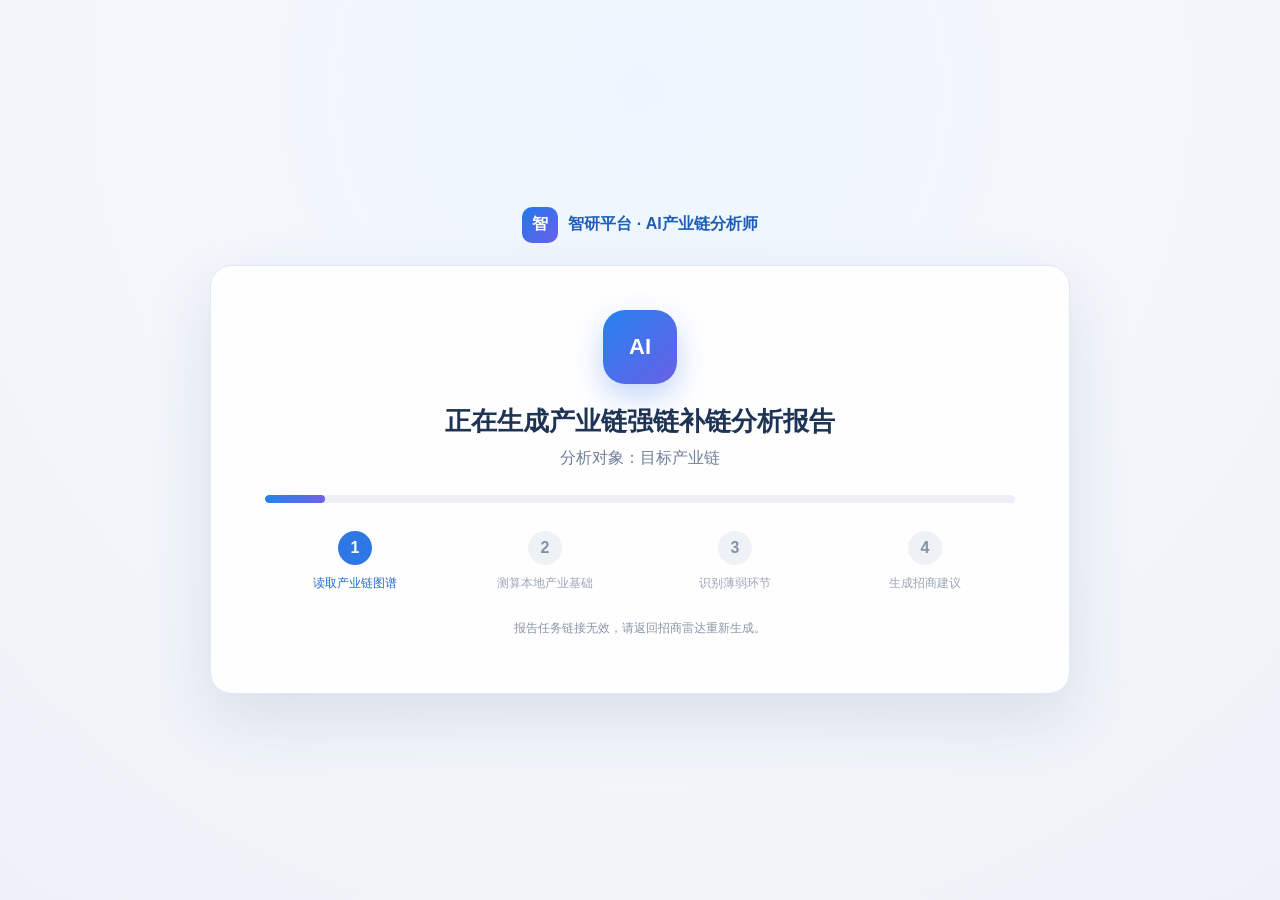
<file: chain-report-generating.html>
<!doctype html><html lang="zh-CN"><head><meta charset="utf-8"><meta name="viewport" content="width=device-width,initial-scale=1"><title>产业链分析报告生成中 · 智研平台</title><style>
*{box-sizing:border-box}body{margin:0;background:radial-gradient(circle at 50% 10%,#edf6ff 0,#f4f7fc 42%,#eef2f8 100%);font-family:"Microsoft YaHei",Arial;color:#1f3455;min-height:100vh;display:grid;place-items:center}.wrap{width:min(860px,92vw)}.brand{display:flex;align-items:center;justify-content:center;gap:10px;margin-bottom:22px;color:#1e5eb8}.brand i{width:36px;height:36px;display:grid;place-items:center;border-radius:10px;background:linear-gradient(135deg,#2078eb,#6a61e8);color:#fff;font-style:normal;font-weight:800}.card{padding:44px 54px;border:1px solid #dfe8f4;border-radius:22px;background:rgba(255,255,255,.94);box-shadow:0 24px 65px rgba(43,75,119,.13)}.ai{width:74px;height:74px;margin:0 auto 20px;display:grid;place-items:center;border-radius:22px;background:linear-gradient(135deg,#2582f0,#6a5fe5);color:#fff;font-weight:800;font-size:22px;box-shadow:0 12px 30px rgba(44,112,225,.28);animation:pulse 1.6s infinite}h1{text-align:center;margin:0;font-size:26px}#chain{text-align:center;margin:9px 0 26px;color:#718099}.progress{height:8px;border-radius:10px;background:#edf1f7;overflow:hidden}.progress i{display:block;width:8%;height:100%;border-radius:10px;background:linear-gradient(90deg,#2382ef,#7060e9);transition:width .6s}.steps{display:grid;grid-template-columns:repeat(4,1fr);gap:10px;margin-top:28px}.step{text-align:center;color:#9aa5b5}.step b{display:grid;place-items:center;width:34px;height:34px;margin:0 auto 8px;border-radius:50%;background:#eef2f7;color:#8592a6}.step span{font-size:12px}.step.active{color:#236bd1}.step.active b,.step.done b{background:#2d78e5;color:#fff}.step.done{color:#4c7ebe}.tip{text-align:center;margin-top:28px;color:#8996a8;font-size:12px}@keyframes pulse{50%{transform:scale(1.06);box-shadow:0 16px 38px rgba(44,112,225,.36)}}@media(max-width:650px){.card{padding:32px 20px}.steps{grid-template-columns:1fr 1fr}}
</style></head><body><main class="wrap"><div class="brand"><i>智</i><b>智研平台 · AI产业链分析师</b></div><section class="card"><div class="ai">AI</div><h1>正在生成产业链强链补链分析报告</h1><p id="chain">正在读取产业链数据……</p><div class="progress"><i id="bar"></i></div><div class="steps"><div class="step active"><b>1</b><span>读取产业链图谱</span></div><div class="step"><b>2</b><span>测算本地产业基础</span></div><div class="step"><b>3</b><span>识别薄弱环节</span></div><div class="step"><b>4</b><span>生成招商建议</span></div></div><p class="tip" id="tip">正在校验节点关系、链上企业及本地配套数据</p></section></main>
<script src="report-notifications.js?v=20261126"></script><script>
const params=new URLSearchParams(location.search);
const reportPage=new URL('chain-strength-report.html',location.href);
let target;
try{target=new URL(params.get('target')||'',location.href)}catch{}
if(target&&(target.origin!==reportPage.origin||target.protocol!==reportPage.protocol||target.pathname!==reportPage.pathname))target=null;
const chain=target?.searchParams.get('chain')||params.get('chain')||'目标产业链';
document.getElementById('chain').textContent='分析对象：'+chain;
const bars=[26,52,78,100];
const tips=['正在测算链条完备度与本地配套率','正在识别关键薄弱节点和能力缺口','正在召回并评估外地目标企业','报告生成完成，正在打开详情'];
let step=0;
function next(){
  document.querySelectorAll('.step').forEach(function(item,index){
    item.classList.toggle('done',index<=step);
    item.classList.toggle('active',index===step+1);
  });
  document.getElementById('bar').style.width=bars[step]+'%';
  document.getElementById('tip').textContent=tips[step++];
  if(step<bars.length){setTimeout(next,850);return;}
  const generated=target?.searchParams.get('generated');
  if(target&&generated)window.zhiyanReportNotifications?.complete({kind:'radar',subject:chain,href:target.href,id:'radar-'+generated});
  setTimeout(function(){location.replace(target?.href||new URL('index.html',location.href))},650);
}
if(target)setTimeout(next,450);
else document.getElementById('tip').textContent='报告任务链接无效，请返回招商雷达重新生成。';
</script></body></html>
</file>
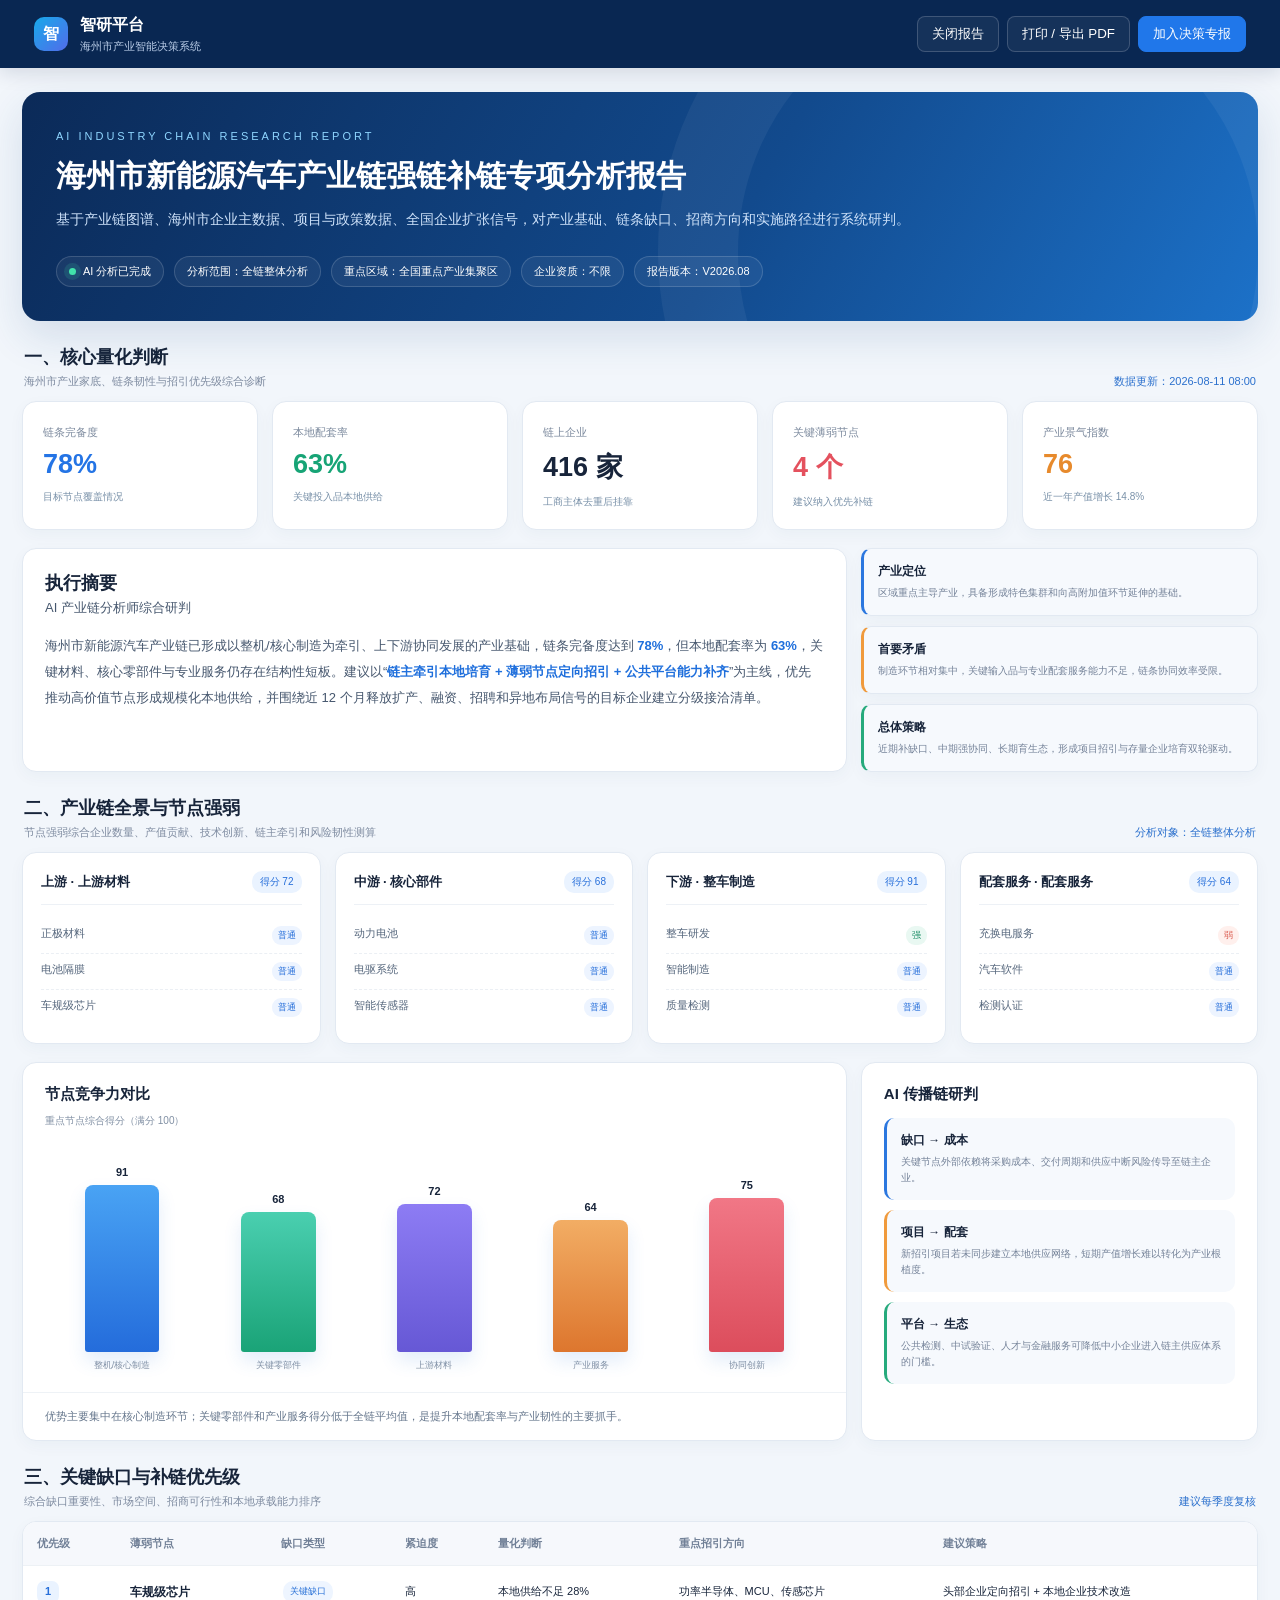
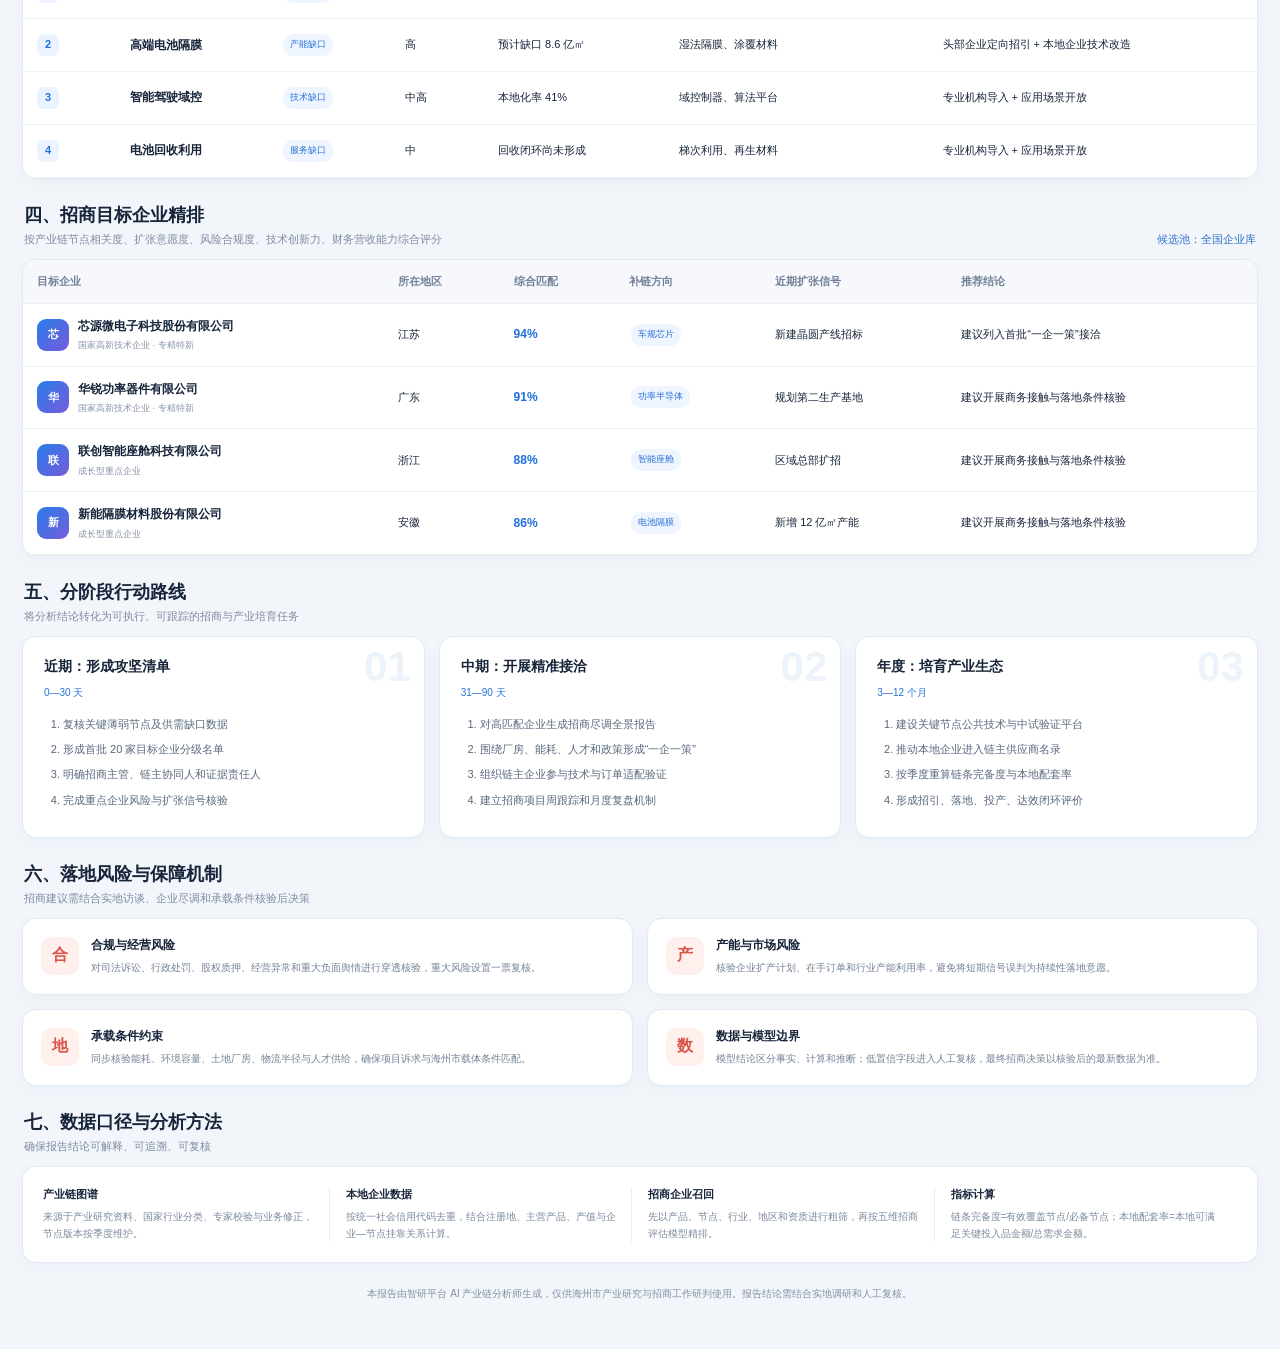
<file: chain-strength-report.html>
<!doctype html>
<html lang="zh-CN">
<head>
<meta charset="utf-8"><meta name="viewport" content="width=device-width,initial-scale=1"><meta name="color-scheme" content="light">
<title>海州市产业链强链补链专项分析报告｜智研平台</title>
<style>
*{box-sizing:border-box}html{scroll-behavior:smooth}body{margin:0;background:#f2f6fb;color:#17243a;font-family:"Microsoft YaHei","PingFang SC",Arial,sans-serif}.topbar{height:68px;background:#092752;color:#fff;display:flex;align-items:center;justify-content:space-between;padding:0 34px;position:sticky;top:0;z-index:20;box-shadow:0 5px 18px #071b3a21}.brand{display:flex;align-items:center;gap:12px}.brand i{width:34px;height:34px;border-radius:10px;background:linear-gradient(135deg,#17a9ea,#526cea);display:grid;place-items:center;font-style:normal;font-weight:800}.brand b{display:block;font-size:16px}.brand span{display:block;font-size:11px;color:#b9cce7;margin-top:3px}.actions{display:flex;gap:8px}.actions button{height:36px;border-radius:8px;padding:0 14px;border:1px solid #ffffff2d;background:#ffffff0d;color:#fff;cursor:pointer}.actions button.primary{background:#2077ea;border-color:#2077ea}.wrap{width:min(1420px,calc(100% - 44px));margin:24px auto 48px}.cover{position:relative;overflow:hidden;background:linear-gradient(120deg,#0b2a58 0%,#124a8d 58%,#1c71c8 100%);border-radius:18px;padding:34px;color:#fff;box-shadow:0 16px 42px #1b4d8924}.cover:after{content:"";position:absolute;right:-80px;top:-180px;width:520px;height:520px;border:80px solid #ffffff0d;border-radius:50%}.cover label{font-size:11px;letter-spacing:3px;color:#8fd6ff}.cover h1{font-size:30px;margin:12px 0 10px;position:relative;z-index:1}.cover p{max-width:860px;font-size:14px;color:#cee2fa;line-height:1.8;margin:0}.cover-meta{display:flex;flex-wrap:wrap;gap:10px;margin-top:24px;position:relative;z-index:1}.cover-meta span{border:1px solid #ffffff27;background:#ffffff0e;border-radius:18px;padding:7px 12px;font-size:11px}.status{display:flex;align-items:center;gap:7px}.status i{width:7px;height:7px;border-radius:50%;background:#41e3ab;box-shadow:0 0 0 5px #41e3ab22}.section{margin-top:18px}.section-title{display:flex;align-items:flex-end;justify-content:space-between;margin:24px 2px 12px}.section-title h2{font-size:18px;margin:0}.section-title p{font-size:11px;color:#7e8ba0;margin:5px 0 0}.section-title em{font-size:11px;color:#2b70cd;font-style:normal}.grid{display:grid;gap:14px}.kpis{grid-template-columns:repeat(5,1fr)}.card{background:#fff;border:1px solid #e2e9f2;border-radius:14px;box-shadow:0 5px 16px #24476d0a}.kpi{padding:20px}.kpi span{font-size:11px;color:#7b899d}.kpi b{display:block;font-size:27px;margin:9px 0 6px}.kpi small{font-size:10px;color:#7890a8}.kpi b.blue{color:#2474e5}.kpi b.green{color:#17a476}.kpi b.orange{color:#e78a2c}.kpi b.red{color:#e4515e}.two{grid-template-columns:1.35fr .65fr}.pad{padding:22px}.summary p{font-size:13px;line-height:2;margin:0;color:#46576e}.summary p b{color:#1f6fdc}.judgement{display:grid;gap:10px}.judgement article{border-radius:10px;padding:14px;background:#f6f9fd;border-left:3px solid #2b77df}.judgement article:nth-child(2){border-left-color:#f09a3c}.judgement article:nth-child(3){border-left-color:#26aa7c}.judgement b{display:block;font-size:12px}.judgement span{display:block;font-size:10px;color:#758399;margin-top:5px;line-height:1.6}.stage-grid{grid-template-columns:repeat(4,1fr)}.stage{padding:18px;min-height:190px}.stage header{display:flex;justify-content:space-between;align-items:center;border-bottom:1px solid #edf1f6;padding-bottom:11px}.stage header b{font-size:13px}.stage header em{font-style:normal;font-size:10px;padding:4px 8px;border-radius:10px;background:#eaf3ff;color:#276fda}.stage ul{list-style:none;padding:0;margin:13px 0 0}.stage li{display:flex;justify-content:space-between;gap:10px;padding:8px 0;font-size:11px;border-bottom:1px dashed #ebeff4}.stage li:last-child{border:0}.stage li span{color:#56677d}.stage li i{font-style:normal;font-size:9px;border-radius:9px;padding:3px 6px;white-space:nowrap}.strong{background:#e9f8f2;color:#11875f}.normal{background:#edf4ff;color:#276fda}.weak{background:#fff0ed;color:#d95549}.chart{height:255px;display:flex;align-items:flex-end;gap:18px;padding:28px 30px 20px;border-bottom:1px solid #eef2f6}.bar{flex:1;display:flex;flex-direction:column;align-items:center;justify-content:flex-end;height:100%;gap:7px}.bar div{width:54%;min-width:34px;border-radius:8px 8px 3px 3px;background:linear-gradient(#49a3f4,#246cdb);position:relative;box-shadow:0 9px 18px #2c77dc22}.bar:nth-child(2) div{background:linear-gradient(#4acfb0,#1aa377)}.bar:nth-child(3) div{background:linear-gradient(#8d7cf4,#6658d5)}.bar:nth-child(4) div{background:linear-gradient(#f2ad64,#dd762e)}.bar:nth-child(5) div{background:linear-gradient(#f17786,#dc4d5c)}.bar b{font-size:11px}.bar span{font-size:9px;color:#8491a3;text-align:center}.chart-note{padding:14px 22px;font-size:11px;color:#65768c;line-height:1.7}.table-card{overflow:auto}.table{width:100%;border-collapse:collapse;min-width:980px}.table th,.table td{text-align:left;padding:13px 14px;border-bottom:1px solid #edf1f5;font-size:11px;line-height:1.55}.table th{background:#f6f8fc;color:#718097;font-weight:600}.table td b{font-size:12px}.table td small{display:block;color:#8794a7;margin-top:3px}.priority{display:inline-flex;width:22px;height:22px;align-items:center;justify-content:center;border-radius:7px;background:#eaf3ff;color:#276fda;font-weight:700}.tag{display:inline-block;padding:4px 7px;border-radius:10px;background:#eef5ff;color:#2770d7;font-size:9px;margin:2px}.score{font-size:15px;color:#206fdc}.company{display:flex;align-items:center;gap:9px}.company i{width:32px;height:32px;border-radius:9px;background:linear-gradient(135deg,#287ee9,#765bdc);color:#fff;display:grid;place-items:center;font-style:normal;font-weight:700}.roadmap{grid-template-columns:repeat(3,1fr)}.road{padding:21px;position:relative;overflow:hidden}.road:before{content:attr(data-step);position:absolute;right:13px;top:6px;font-size:42px;font-weight:800;color:#edf3fa}.road h3{font-size:14px;margin:0 0 6px;position:relative}.road>span{font-size:10px;color:#2871d9}.road ol{padding-left:19px;margin:15px 0 0}.road li{font-size:11px;color:#58697e;line-height:1.75;margin:6px 0}.risk-grid{grid-template-columns:repeat(2,1fr)}.risk{padding:18px;display:grid;grid-template-columns:38px 1fr;gap:12px}.risk>i{width:38px;height:38px;border-radius:10px;background:#fff0ed;color:#d95549;display:grid;place-items:center;font-style:normal;font-weight:700}.risk h3{font-size:12px;margin:0 0 5px}.risk p{font-size:10px;color:#738196;line-height:1.7;margin:0}.method{padding:20px;display:grid;grid-template-columns:repeat(4,1fr);gap:16px}.method div{border-right:1px solid #e9eef4;padding-right:14px}.method div:last-child{border:0}.method b{display:block;font-size:11px}.method span{display:block;font-size:10px;color:#7a899d;line-height:1.7;margin-top:6px}.footer{font-size:10px;color:#8190a4;text-align:center;margin-top:24px}.loading{position:fixed;inset:68px 0 0;background:#f2f6fb;z-index:15;display:grid;place-items:center;transition:.35s}.loading.done{opacity:0;pointer-events:none}.loading-box{text-align:center}.loading-logo{width:58px;height:58px;border-radius:18px;background:linear-gradient(135deg,#1876ec,#745ade);color:#fff;display:grid;place-items:center;font-size:25px;margin:auto;animation:pulse 1.1s infinite}.loading h2{font-size:18px;margin:16px 0 7px}.loading p{font-size:11px;color:#7c8b9f}.loader{width:240px;height:4px;border-radius:5px;background:#dde7f3;margin:18px auto;overflow:hidden}.loader i{display:block;width:35%;height:100%;background:#2676e8;animation:load 1.2s ease-in-out forwards}@keyframes load{to{width:100%}}@keyframes pulse{50%{transform:scale(1.06);box-shadow:0 0 0 12px #2676e816}}@media(max-width:1000px){.kpis{grid-template-columns:repeat(2,1fr)}.two,.stage-grid,.roadmap,.risk-grid{grid-template-columns:1fr 1fr}.method{grid-template-columns:1fr 1fr}}@media(max-width:680px){.topbar{padding:0 14px}.actions button:first-child{display:none}.wrap{width:calc(100% - 22px);margin-top:12px}.cover{padding:24px 20px}.cover h1{font-size:23px}.kpis,.two,.stage-grid,.roadmap,.risk-grid,.method{grid-template-columns:1fr}.method div{border-right:0;border-bottom:1px solid #e9eef4;padding-bottom:12px}.actions button{padding:0 9px}}
@media print{body{background:#fff}.topbar,.actions,.loading{display:none!important}.wrap{width:100%;margin:0}.cover,.card{box-shadow:none;break-inside:avoid}.cover{-webkit-print-color-adjust:exact;print-color-adjust:exact}.section{break-inside:avoid}.cover{border-radius:0}}
</style>
</head>
<body>
<header class="topbar"><div class="brand"><i>智</i><div><b>智研平台</b><span>海州市产业智能决策系统</span></div></div><div class="actions"><button onclick="window.close()">关闭报告</button><button onclick="window.print()">打印 / 导出 PDF</button><button class="primary" onclick="alert('专项报告已加入海州市产业决策专报')">加入决策专报</button></div></header>
<div class="loading" id="loading"><div class="loading-box"><div class="loading-logo">✦</div><h2>AI 产业链分析师正在生成专项报告</h2><p>正在融合产业链图谱、海州市企业库、项目库与全国招商线索</p><div class="loader"><i></i></div></div></div>
<main class="wrap" id="report"></main>
<script>
(function(){
var q=new URLSearchParams(location.search),city=q.get('city')||'海州市',chain=(q.get('chain')||'新能源汽车产业链').replace(/^本地热门\s*·\s*/,''),nodes=q.get('nodes')||'全链整体分析',region=q.get('region')||'全国重点产业集聚区',honor=q.get('honor')||'不限';
var profiles={
'新能源汽车产业链':{complete:78,local:63,companies:416,weak:4,score:76,growth:14.8,stages:[['上游材料',72,'正极材料','电池隔膜','车规级芯片'],['核心部件',68,'动力电池','电驱系统','智能传感器'],['整车制造',91,'整车研发','智能制造','质量检测'],['配套服务',64,'充换电服务','汽车软件','检测认证']],gaps:[['车规级芯片','关键缺口','高','本地供给不足 28%','功率半导体、MCU、传感芯片'],['高端电池隔膜','产能缺口','高','预计缺口 8.6 亿㎡','湿法隔膜、涂覆材料'],['智能驾驶域控','技术缺口','中高','本地化率 41%','域控制器、算法平台'],['电池回收利用','服务缺口','中','回收闭环尚未形成','梯次利用、再生材料']],companiesRec:[['芯源微电子科技股份有限公司','江苏','94','车规芯片','新建晶圆产线招标'],['华锐功率器件有限公司','广东','91','功率半导体','规划第二生产基地'],['联创智能座舱科技有限公司','浙江','88','智能座舱','区域总部扩招'],['新能隔膜材料股份有限公司','安徽','86','电池隔膜','新增 12 亿㎡产能']]},
'高端装备制造产业链':{complete:74,local:59,companies:328,weak:5,score:72,growth:11.6,stages:[['核心材料',71,'特种钢材','复合材料','精密铸件'],['关键部件',61,'数控系统','伺服电机','精密轴承'],['装备制造',87,'工业母机','机器人','专用装备'],['配套服务',66,'工业软件','检测认证','运维服务']],gaps:[['高端数控系统','关键缺口','高','外部依赖 67%','五轴数控、实时控制'],['精密减速器','产能缺口','高','本地供给不足 42%','RV减速器、谐波减速器'],['工业软件','技术缺口','中高','核心软件覆盖率 36%','CAD/CAE、MES'],['再制造服务','服务缺口','中','专业服务企业较少','智能运维、再制造']],companiesRec:[['华东数控系统股份有限公司','上海','93','数控系统','华东产能扩建'],['精工机器人科技有限公司','广东','90','工业机器人','新增总部选址岗位'],['恒锐精密轴承有限公司','浙江','87','精密轴承','对外投资公告'],['云启工业软件有限公司','江苏','85','工业软件','B轮融资完成']]},
'新一代信息技术产业链':{complete:69,local:56,companies:386,weak:6,score:70,growth:18.5,stages:[['基础支撑',65,'半导体材料','算力设施','数据服务'],['核心技术',58,'芯片设计','基础软件','AI框架'],['产品制造',79,'智能终端','网络设备','工业控制'],['配套服务',68,'云计算','安全服务','应用集成']],gaps:[['EDA与核心IP','关键缺口','高','本地供给不足 76%','EDA、处理器IP'],['先进封装','产能缺口','高','缺少规模化产线','Chiplet、2.5D封装'],['工业基础软件','技术缺口','中高','国产化覆盖率 38%','操作系统、数据库'],['数据合规服务','服务缺口','中','专业机构数量不足','安全测评、数据合规']],companiesRec:[['凌云芯片设计有限公司','上海','95','AI芯片','完成新一轮融资'],['先进封装科技有限公司','江苏','92','先进封装','拟建华东基地'],['智源基础软件有限公司','北京','88','基础软件','区域生态合作'],['数安合规科技有限公司','浙江','84','数据安全','新增分支机构']]},
'生物医药产业链':{complete:71,local:58,companies:214,weak:5,score:71,growth:13.2,stages:[['研发原料',63,'关键试剂','实验动物','科研仪器'],['研发服务',69,'药物发现','临床试验','CRO'],['生产制造',82,'原料药','制剂生产','医疗器械'],['配套服务',61,'冷链物流','注册服务','健康管理']],gaps:[['关键试剂原料','关键缺口','高','进口依赖 64%','生物试剂、培养基'],['临床前CRO','能力缺口','中高','本地承接能力有限','药效评价、安全评价'],['高端医疗器械','技术缺口','高','核心部件外部依赖','影像设备、手术机器人'],['专业冷链物流','服务缺口','中','GSP冷链网络不足','医药冷链、温控服务']],companiesRec:[['博研生物试剂有限公司','上海','93','生物试剂','计划建设生产基地'],['康达临床研究有限公司','北京','90','CRO服务','区域中心扩张'],['精医器械科技有限公司','江苏','87','医疗器械','新增产业化项目'],['安捷医药物流有限公司','浙江','84','医药冷链','华东网络扩建']]}}
var d=profiles[chain]||profiles['新能源汽车产业链'];document.title=city+chain+'强链补链专项分析报告｜智研平台';
function esc(s){return String(s||'').replace(/[&<>"']/g,function(c){return{'&':'&amp;','<':'&lt;','>':'&gt;','"':'&quot;',"'":'&#39;'}[c]})}
var stageNames=['上游','中游','下游','配套服务'];
var report=document.getElementById('report');report.innerHTML=`
<section class="cover"><label>AI INDUSTRY CHAIN RESEARCH REPORT</label><h1>${esc(city)}${esc(chain)}强链补链专项分析报告</h1><p>基于产业链图谱、${esc(city)}企业主数据、项目与政策数据、全国企业扩张信号，对产业基础、链条缺口、招商方向和实施路径进行系统研判。</p><div class="cover-meta"><span class="status"><i></i>AI 分析已完成</span><span>分析范围：${esc(nodes)}</span><span>重点区域：${esc(region)}</span><span>企业资质：${esc(honor)}</span><span>报告版本：V2026.08</span></div></section>
<div class="section-title"><div><h2>一、核心量化判断</h2><p>海州市产业家底、链条韧性与招引优先级综合诊断</p></div><em>数据更新：2026-08-11 08:00</em></div>
<section class="grid kpis"><article class="card kpi"><span>链条完备度</span><b class="blue">${d.complete}%</b><small>目标节点覆盖情况</small></article><article class="card kpi"><span>本地配套率</span><b class="green">${d.local}%</b><small>关键投入品本地供给</small></article><article class="card kpi"><span>链上企业</span><b>${d.companies} 家</b><small>工商主体去重后挂靠</small></article><article class="card kpi"><span>关键薄弱节点</span><b class="red">${d.weak} 个</b><small>建议纳入优先补链</small></article><article class="card kpi"><span>产业景气指数</span><b class="orange">${d.score}</b><small>近一年产值增长 ${d.growth}%</small></article></section>
<section class="grid two section"><article class="card pad summary"><div class="section-title" style="margin:0 0 12px"><div><h2>执行摘要</h2><p>AI 产业链分析师综合研判</p></div></div><p>${esc(city)}${esc(chain)}已形成以整机/核心制造为牵引、上下游协同发展的产业基础，链条完备度达到 <b>${d.complete}%</b>，但本地配套率为 <b>${d.local}%</b>，关键材料、核心零部件与专业服务仍存在结构性短板。建议以“<b>链主牵引本地培育 + 薄弱节点定向招引 + 公共平台能力补齐</b>”为主线，优先推动高价值节点形成规模化本地供给，并围绕近 12 个月释放扩产、融资、招聘和异地布局信号的目标企业建立分级接洽清单。</p></article><aside class="judgement"><article class="card"><b>产业定位</b><span>区域重点主导产业，具备形成特色集群和向高附加值环节延伸的基础。</span></article><article class="card"><b>首要矛盾</b><span>制造环节相对集中，关键输入品与专业配套服务能力不足，链条协同效率受限。</span></article><article class="card"><b>总体策略</b><span>近期补缺口、中期强协同、长期育生态，形成项目招引与存量企业培育双轮驱动。</span></article></aside></section>
<div class="section-title"><div><h2>二、产业链全景与节点强弱</h2><p>节点强弱综合企业数量、产值贡献、技术创新、链主牵引和风险韧性测算</p></div><em>分析对象：${esc(nodes)}</em></div><section class="grid stage-grid">${d.stages.map(function(s,i){return`<article class="card stage"><header><b>${stageNames[i]} · ${s[0]}</b><em>得分 ${s[1]}</em></header><ul>${s.slice(2).map(function(n,j){var cls=(s[1]>=82&&j===0)?'strong':(s[1]<65&&j===0)?'weak':'normal';var label=cls==='strong'?'强':cls==='weak'?'弱':'普通';return`<li><span>${n}</span><i class="${cls}">${label}</i></li>`}).join('')}</ul></article>`}).join('')}</section>
<section class="grid two section"><article class="card"><div class="pad" style="padding-bottom:0"><h2 style="font-size:15px;margin:0">节点竞争力对比</h2><p style="font-size:10px;color:#8190a4">重点节点综合得分（满分 100）</p></div><div class="chart">${[['整机/核心制造',91],['关键零部件',68],['上游材料',72],['产业服务',64],['协同创新',75]].map(function(x){return`<div class="bar"><b>${x[1]}</b><div style="height:${x[1]}%"></div><span>${x[0]}</span></div>`}).join('')}</div><div class="chart-note">优势主要集中在核心制造环节；关键零部件和产业服务得分低于全链平均值，是提升本地配套率与产业韧性的主要抓手。</div></article><article class="card pad"><h2 style="font-size:15px;margin:0 0 14px">AI 传播链研判</h2><div class="judgement"><article><b>缺口 → 成本</b><span>关键节点外部依赖将采购成本、交付周期和供应中断风险传导至链主企业。</span></article><article><b>项目 → 配套</b><span>新招引项目若未同步建立本地供应网络，短期产值增长难以转化为产业根植度。</span></article><article><b>平台 → 生态</b><span>公共检测、中试验证、人才与金融服务可降低中小企业进入链主供应体系的门槛。</span></article></div></article></section>
<div class="section-title"><div><h2>三、关键缺口与补链优先级</h2><p>综合缺口重要性、市场空间、招商可行性和本地承载能力排序</p></div><em>建议每季度复核</em></div><section class="card table-card"><table class="table"><thead><tr><th>优先级</th><th>薄弱节点</th><th>缺口类型</th><th>紧迫度</th><th>量化判断</th><th>重点招引方向</th><th>建议策略</th></tr></thead><tbody>${d.gaps.map(function(g,i){return`<tr><td><span class="priority">${i+1}</span></td><td><b>${g[0]}</b></td><td><span class="tag">${g[1]}</span></td><td>${g[2]}</td><td>${g[3]}</td><td>${g[4]}</td><td>${i<2?'头部企业定向招引 + 本地企业技术改造':'专业机构导入 + 应用场景开放'}</td></tr>`}).join('')}</tbody></table></section>
<div class="section-title"><div><h2>四、招商目标企业精排</h2><p>按产业链节点相关度、扩张意愿度、风险合规度、技术创新力、财务营收能力综合评分</p></div><em>候选池：全国企业库</em></div><section class="card table-card"><table class="table"><thead><tr><th>目标企业</th><th>所在地区</th><th>综合匹配</th><th>补链方向</th><th>近期扩张信号</th><th>推荐结论</th></tr></thead><tbody>${d.companiesRec.map(function(c,i){return`<tr><td><div class="company"><i>${c[0].charAt(0)}</i><div><b>${c[0]}</b><small>${i<2?'国家高新技术企业 · 专精特新':'成长型重点企业'}</small></div></div></td><td>${c[1]}</td><td><b class="score">${c[2]}%</b></td><td><span class="tag">${c[3]}</span></td><td>${c[4]}</td><td>${i===0?'建议列入首批“一企一策”接洽':'建议开展商务接触与落地条件核验'}</td></tr>`}).join('')}</tbody></table></section>
<div class="section-title"><div><h2>五、分阶段行动路线</h2><p>将分析结论转化为可执行、可跟踪的招商与产业培育任务</p></div></div><section class="grid roadmap"><article class="card road" data-step="01"><h3>近期：形成攻坚清单</h3><span>0—30 天</span><ol><li>复核关键薄弱节点及供需缺口数据</li><li>形成首批 20 家目标企业分级名单</li><li>明确招商主管、链主协同人和证据责任人</li><li>完成重点企业风险与扩张信号核验</li></ol></article><article class="card road" data-step="02"><h3>中期：开展精准接洽</h3><span>31—90 天</span><ol><li>对高匹配企业生成招商尽调全景报告</li><li>围绕厂房、能耗、人才和政策形成“一企一策”</li><li>组织链主企业参与技术与订单适配验证</li><li>建立招商项目周跟踪和月度复盘机制</li></ol></article><article class="card road" data-step="03"><h3>年度：培育产业生态</h3><span>3—12 个月</span><ol><li>建设关键节点公共技术与中试验证平台</li><li>推动本地企业进入链主供应商名录</li><li>按季度重算链条完备度与本地配套率</li><li>形成招引、落地、投产、达效闭环评价</li></ol></article></section>
<div class="section-title"><div><h2>六、落地风险与保障机制</h2><p>招商建议需结合实地访谈、企业尽调和承载条件核验后决策</p></div></div><section class="grid risk-grid"><article class="card risk"><i>合</i><div><h3>合规与经营风险</h3><p>对司法诉讼、行政处罚、股权质押、经营异常和重大负面舆情进行穿透核验，重大风险设置一票复核。</p></div></article><article class="card risk"><i>产</i><div><h3>产能与市场风险</h3><p>核验企业扩产计划、在手订单和行业产能利用率，避免将短期信号误判为持续性落地意愿。</p></div></article><article class="card risk"><i>地</i><div><h3>承载条件约束</h3><p>同步核验能耗、环境容量、土地厂房、物流半径与人才供给，确保项目诉求与海州市载体条件匹配。</p></div></article><article class="card risk"><i>数</i><div><h3>数据与模型边界</h3><p>模型结论区分事实、计算和推断；低置信字段进入人工复核，最终招商决策以核验后的最新数据为准。</p></div></article></section>
<div class="section-title"><div><h2>七、数据口径与分析方法</h2><p>确保报告结论可解释、可追溯、可复核</p></div></div><section class="card method"><div><b>产业链图谱</b><span>来源于产业研究资料、国家行业分类、专家校验与业务修正，节点版本按季度维护。</span></div><div><b>本地企业数据</b><span>按统一社会信用代码去重，结合注册地、主营产品、产值与企业—节点挂靠关系计算。</span></div><div><b>招商企业召回</b><span>先以产品、节点、行业、地区和资质进行粗筛，再按五维招商评估模型精排。</span></div><div><b>指标计算</b><span>链条完备度=有效覆盖节点/必备节点；本地配套率=本地可满足关键投入品金额/总需求金额。</span></div></section><p class="footer">本报告由智研平台 AI 产业链分析师生成，仅供海州市产业研究与招商工作研判使用。报告结论需结合实地调研和人工复核。</p>`;
setTimeout(function(){document.getElementById('loading').classList.add('done')},1250);
})();
</script>
</body></html>
</file>
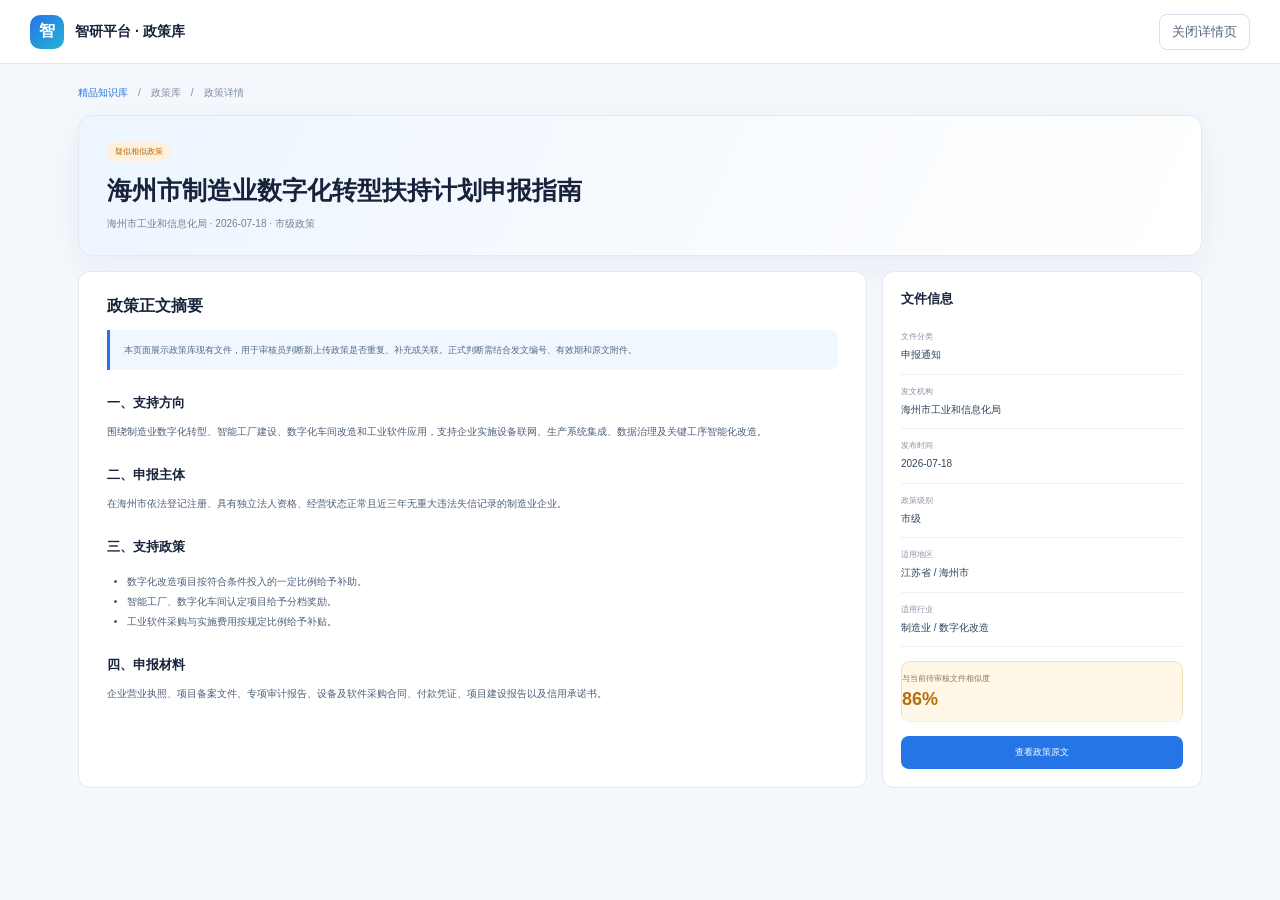
<file: policy-detail.html>
<!doctype html>
<html lang="zh-CN">
<head>
  <meta charset="utf-8">
  <meta name="viewport" content="width=device-width,initial-scale=1">
  <title>政策详情 · 智研平台</title>
  <style>
    :root{--blue:#2675e7;--ink:#17233b;--muted:#7d899c;--line:#e3e9f1;--bg:#f4f7fb}*{box-sizing:border-box}body{margin:0;background:var(--bg);color:var(--ink);font-family:"Microsoft YaHei","PingFang SC",Arial,sans-serif}.top{height:64px;padding:0 30px;display:flex;align-items:center;justify-content:space-between;background:#fff;border-bottom:1px solid var(--line)}.brand{display:flex;align-items:center;gap:11px}.brand i{width:34px;height:34px;border-radius:10px;display:grid;place-items:center;background:linear-gradient(135deg,#2675e7,#25b3d4);color:#fff;font-style:normal;font-weight:800}.brand b{font-size:14px}.top button{border:1px solid #d5dfeb;border-radius:8px;background:#fff;color:#53657b;padding:8px 12px;cursor:pointer}.page{max-width:1180px;margin:0 auto;padding:22px 28px 48px}.crumb{color:#7d8da2;font-size:10px;margin-bottom:15px}.crumb a{color:#2673df;text-decoration:none}.hero{padding:24px 28px;border:1px solid var(--line);border-radius:14px;background:linear-gradient(115deg,#edf5ff,#fff);box-shadow:0 10px 30px rgba(35,83,145,.06)}.hero label{display:inline-flex;padding:4px 8px;border-radius:10px;background:#fff0dc;color:#b66b08;font-size:8px}.hero h1{margin:11px 0 9px;font-size:25px;line-height:1.45}.hero p{margin:0;color:#738197;font-size:10px}.layout{display:grid;grid-template-columns:minmax(0,1fr) 320px;gap:15px;margin-top:15px}.card{border:1px solid var(--line);border-radius:12px;background:#fff}.content{padding:24px 28px}.content h2{margin:0 0 13px;font-size:16px}.content h3{margin:24px 0 10px;font-size:13px}.content p,.content li{color:#4d6078;font-size:10px;line-height:2}.content ul{padding-left:20px}.notice{padding:12px 14px;border-left:3px solid var(--blue);border-radius:0 8px 8px 0;background:#f1f7ff;color:#536a86;font-size:9px;line-height:1.8}.meta{padding:18px}.meta h3{margin:0 0 12px;font-size:13px}.meta dl{margin:0}.meta div{padding:11px 0;border-bottom:1px solid #edf1f5}.meta dt{color:#8794a6;font-size:8px}.meta dd{margin:5px 0 0;color:#2f435c;font-size:10px;line-height:1.55}.similar{margin-top:14px;padding:13px;border:1px solid #f0dfbd;border-radius:9px;background:#fff8e9}.similar span,.similar b{display:block}.similar span{color:#8b7753;font-size:8px}.similar b{margin-top:5px;color:#b86d09;font-size:18px}.source{display:block;margin-top:14px;border:0;border-radius:8px;background:#2675e7;color:#fff;text-align:center;text-decoration:none;padding:10px;font-size:9px}@media(max-width:820px){.layout{grid-template-columns:1fr}.hero h1{font-size:20px}.page{padding:16px}.content{padding:20px}}
  </style>
</head>
<body>
  <header class="top"><div class="brand"><i>智</i><b>智研平台 · 政策库</b></div><button type="button" onclick="window.close()">关闭详情页</button></header>
  <main class="page">
    <div class="crumb"><a href="./" target="_self">精品知识库</a>　/　政策库　/　政策详情</div>
    <section class="hero"><label>疑似相似政策</label><h1 id="policyTitle">海州市制造业数字化转型扶持计划申报指南</h1><p>海州市工业和信息化局 · 2026-07-18 · 市级政策</p></section>
    <div class="layout">
      <article class="card content">
        <h2>政策正文摘要</h2>
        <div class="notice">本页面展示政策库现有文件，用于审核员判断新上传政策是否重复、补充或关联。正式判断需结合发文编号、有效期和原文附件。</div>
        <h3>一、支持方向</h3><p>围绕制造业数字化转型、智能工厂建设、数字化车间改造和工业软件应用，支持企业实施设备联网、生产系统集成、数据治理及关键工序智能化改造。</p>
        <h3>二、申报主体</h3><p>在海州市依法登记注册、具有独立法人资格、经营状态正常且近三年无重大违法失信记录的制造业企业。</p>
        <h3>三、支持政策</h3><ul><li>数字化改造项目按符合条件投入的一定比例给予补助。</li><li>智能工厂、数字化车间认定项目给予分档奖励。</li><li>工业软件采购与实施费用按规定比例给予补贴。</li></ul>
        <h3>四、申报材料</h3><p>企业营业执照、项目备案文件、专项审计报告、设备及软件采购合同、付款凭证、项目建设报告以及信用承诺书。</p>
      </article>
      <aside><section class="card meta"><h3>文件信息</h3><dl><div><dt>文件分类</dt><dd>申报通知</dd></div><div><dt>发文机构</dt><dd>海州市工业和信息化局</dd></div><div><dt>发布时间</dt><dd>2026-07-18</dd></div><div><dt>政策级别</dt><dd>市级</dd></div><div><dt>适用地区</dt><dd>江苏省 / 海州市</dd></div><div><dt>适用行业</dt><dd>制造业 / 数字化改造</dd></div></dl><div class="similar"><span>与当前待审核文件相似度</span><b>86%</b></div><a class="source" href="javascript:void(0)" onclick="alert('原文链接已在产品原型中模拟打开')">查看政策原文</a></section></aside>
    </div>
  </main>
  <script>const params=new URLSearchParams(location.search),title=params.get('title');if(title){document.getElementById('policyTitle').textContent=title;document.title=title+' · 政策详情'}</script>
</body>
</html>
</file>
